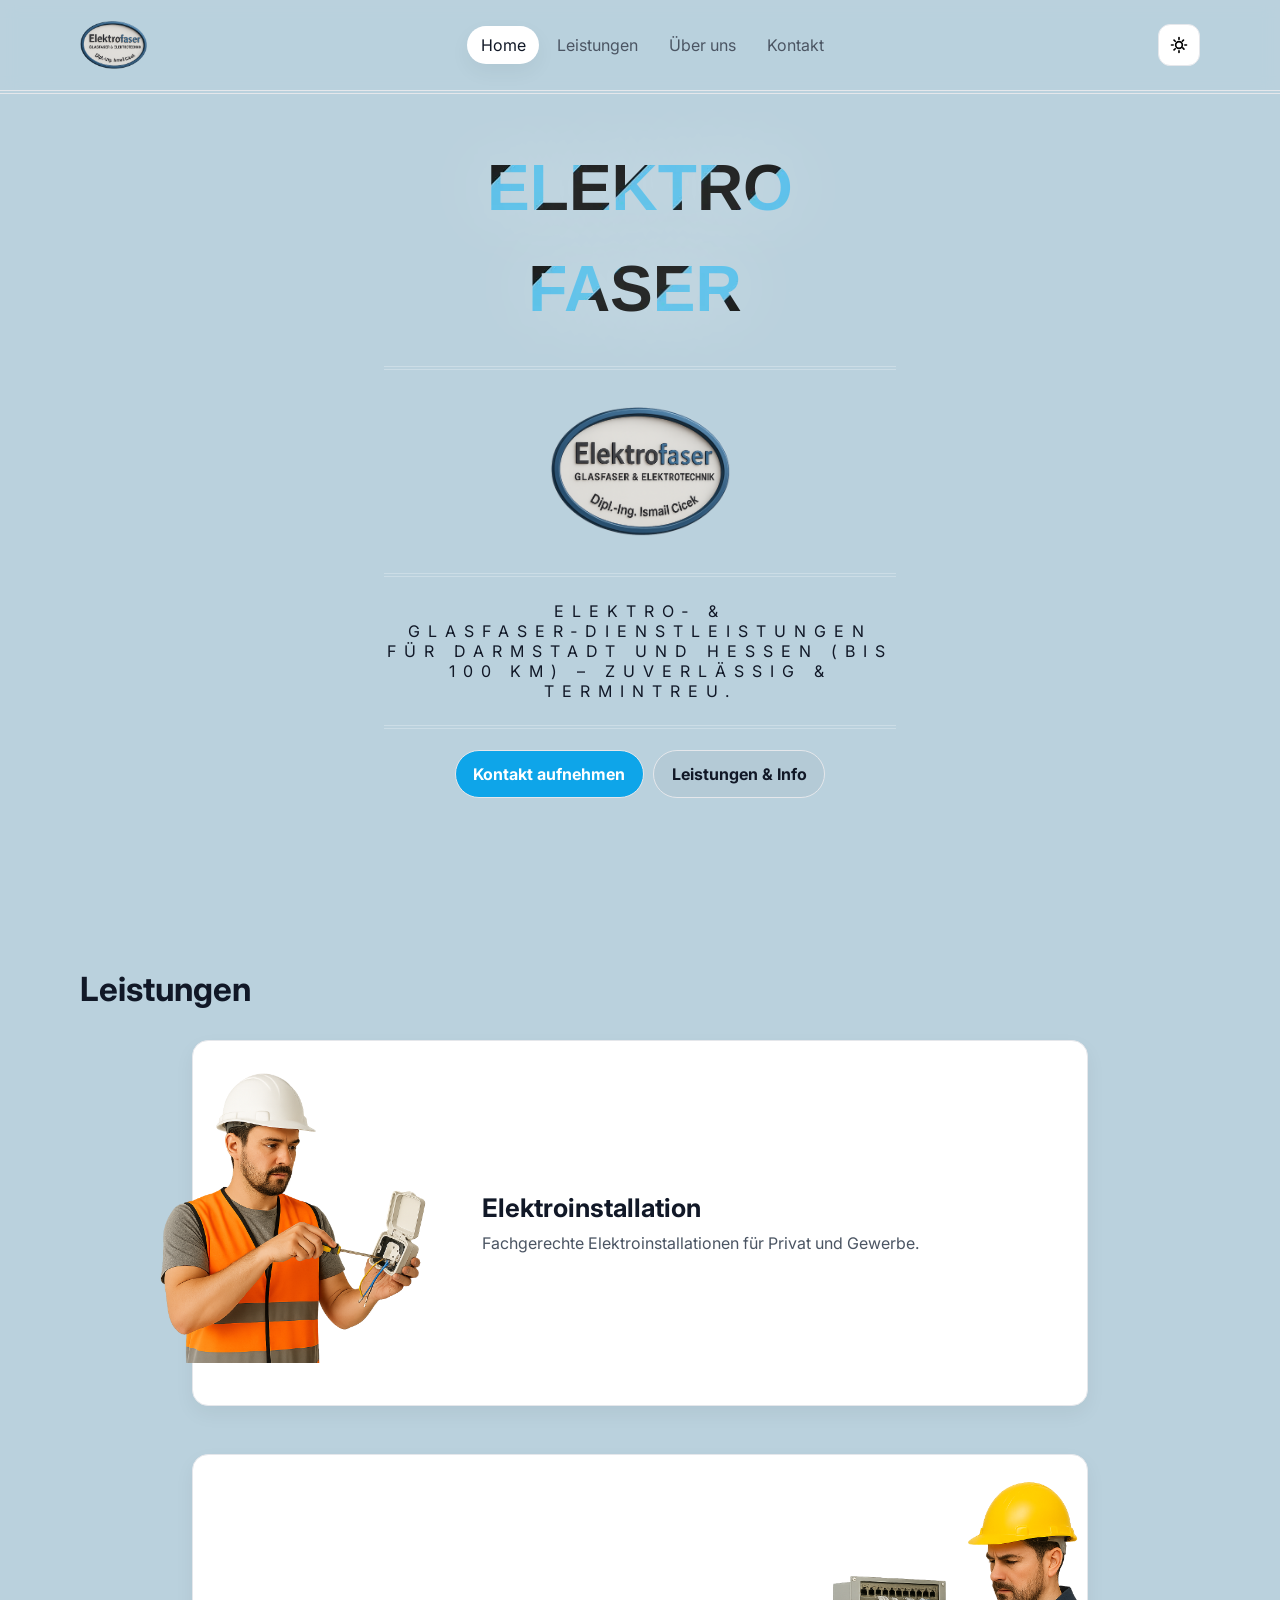
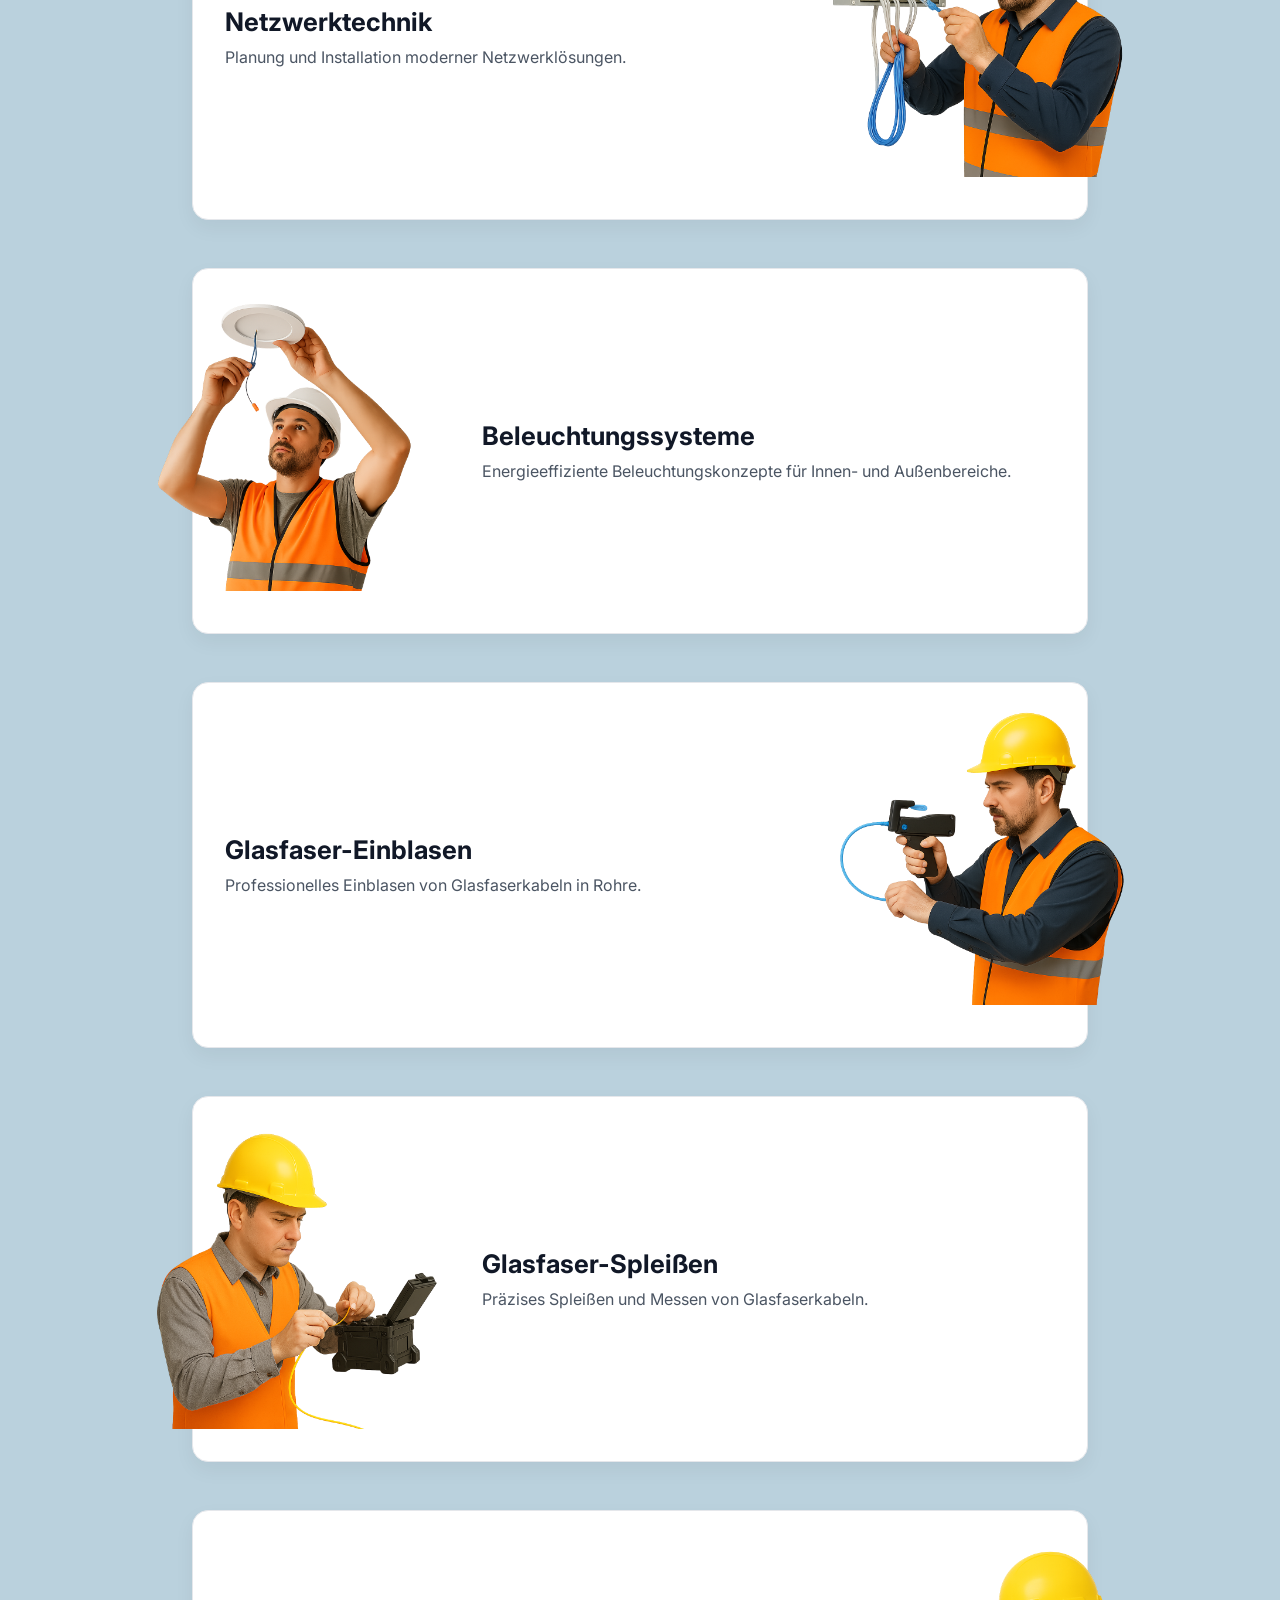
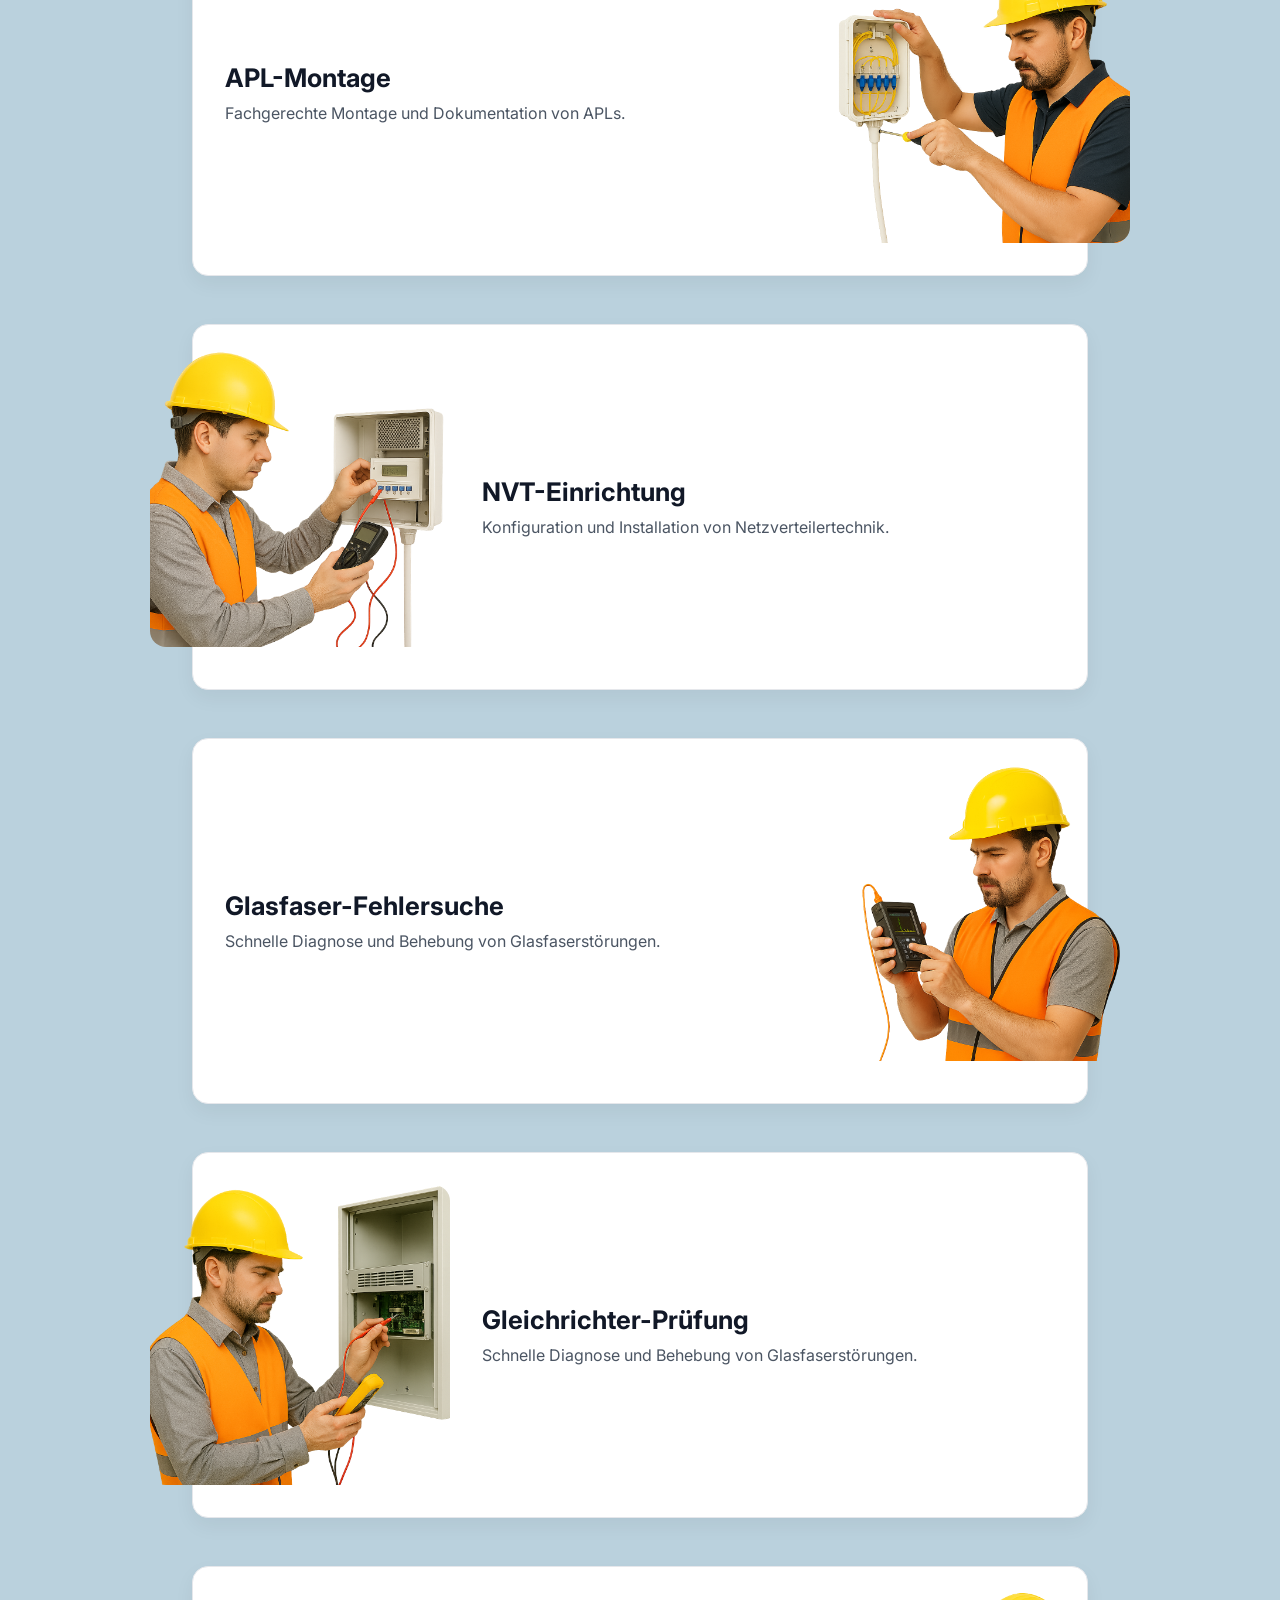
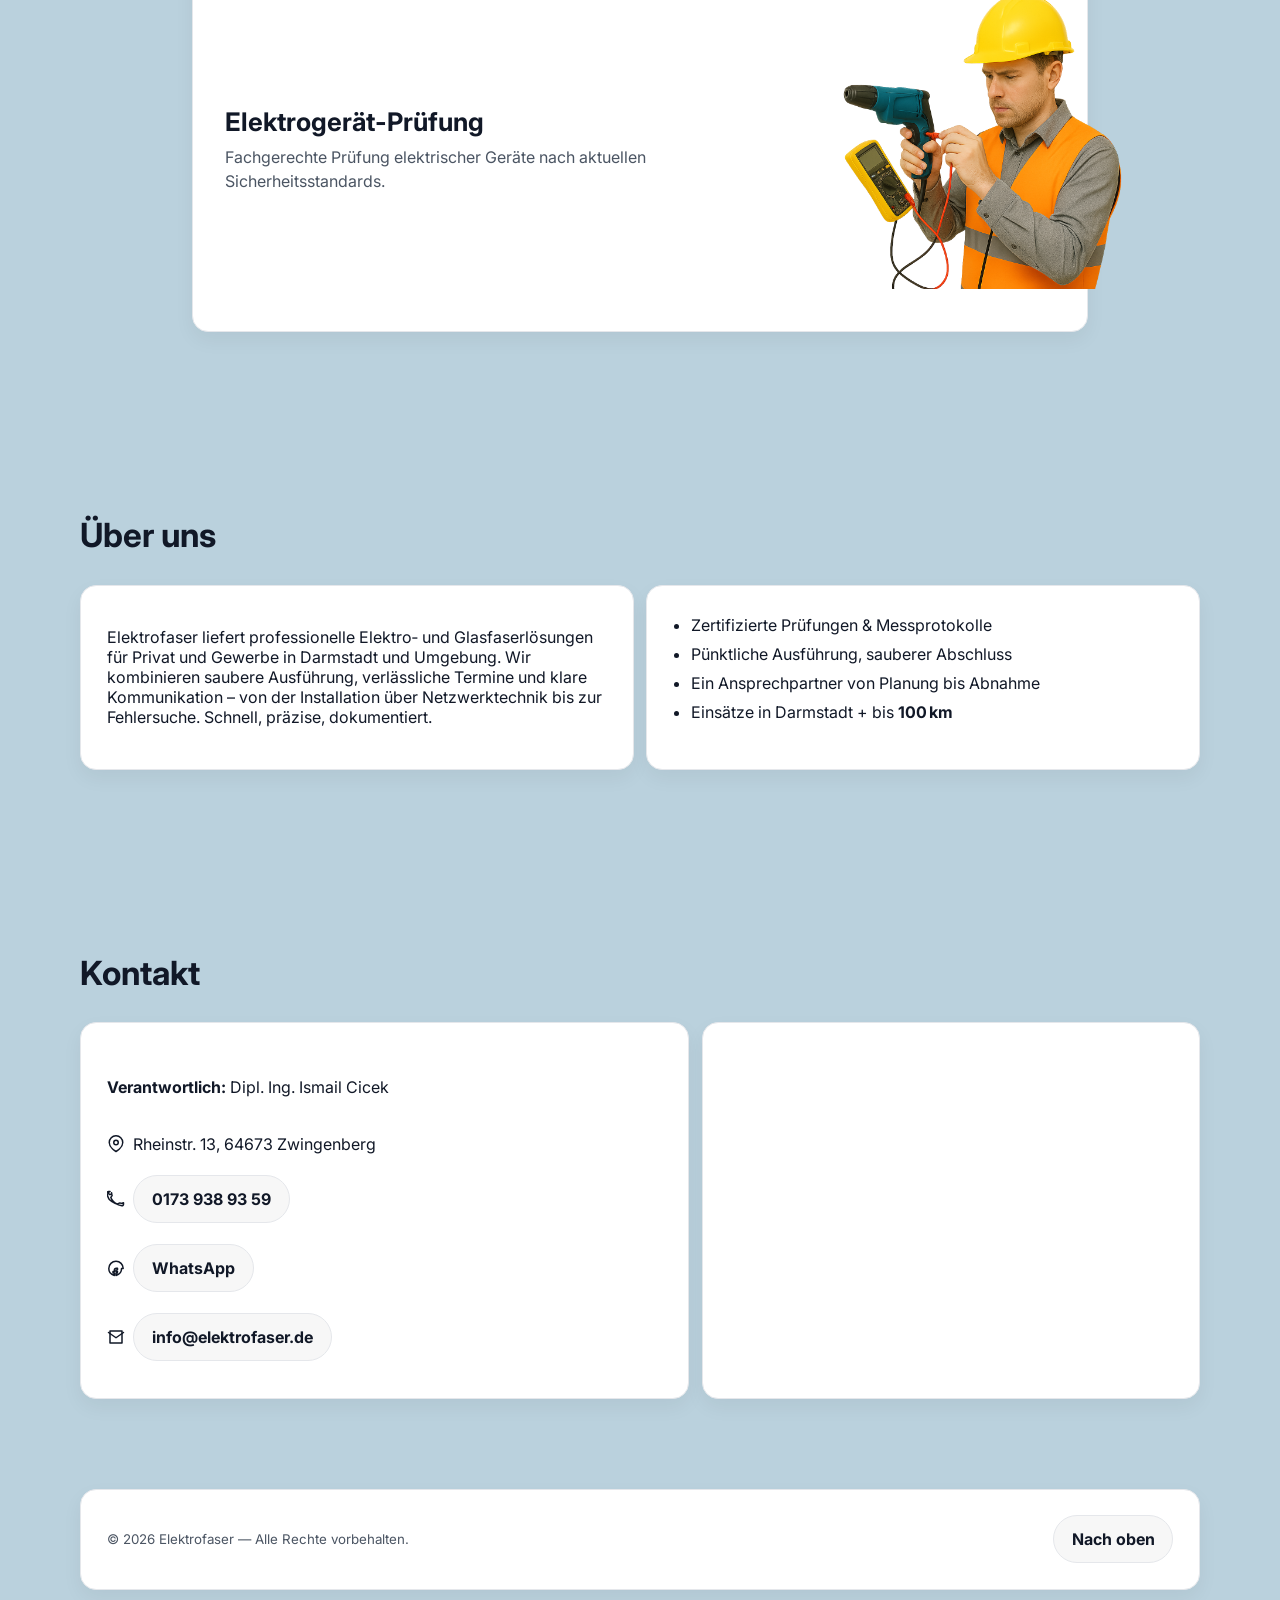
<file: index.html>
<!DOCTYPE html>
<html lang="de" dir="ltr">

<head>
  <meta charset="utf-8" />
  <meta name="viewport" content="width=device-width, initial-scale=1" />
  <title>Elektrofaser – Elektroinstallation &amp; Glasfaser in Darmstadt, Hessen</title>
  <meta name="description"
    content="Elektroinstallation, Netzwerktechnik, Beleuchtung, Glasfaser-Einblasen &amp; -Spleißen, Prüfungen. Region Darmstadt (bis 100 km). Kontakt aufnehmen." />
  <link rel="preconnect" href="https://fonts.gstatic.com" crossorigin>
  <link href="https://fonts.googleapis.com/css2?family=Inter:wght@300;400;600;800&display=swap" rel="stylesheet">
  <link rel="stylesheet" href="css/main.css">
</head>

<body>
  <header>
    <div class="container nav">
      <a href="#home" class="brand" aria-label="Elektrofaser Home">
        <!-- <svg viewBox="0 0 48 48" class="logo" aria-hidden="true">
          <rect width="48" height="48" rx="10" ry="10" fill="#0ea5e9" />
          <path d="M11 28l9-16 3 8h14L26 37l-3-9H11z" fill="#fff" />
        </svg>
        <span>Elektrofaser</span> -->
        <img style="height:48px;" src="assets/image/hero-logo-nb-cropped.png" alt="Elektrofaser Logo" class="hero-logo">

      </a>
      <nav aria-label="Primary">
        <div class="nav-links" role="menubar">
          <a role="menuitem" class="active" href="#home">Home</a>
          <a role="menuitem" href="#services">Leistungen</a>
          <a role="menuitem" href="#about">Über uns</a>
          <a role="menuitem" href="#contact">Kontakt</a>
        </div>
      </nav>
      <div style="display:flex; gap:.4rem; align-items:center;">
        <button id="themeToggle" class="theme-toggle" aria-label="Toggle Dark Mode" title="Theme">
          <svg viewBox="0 0 24 24" width="20" height="20" fill="none" stroke="currentColor" stroke-width="2"
            stroke-linecap="round" stroke-linejoin="round" aria-hidden="true">
            <path
              d="M12 3v2m0 14v2M21 12h-2M5 12H3m14.95 4.95-1.41-1.41M7.46 7.46 6.05 6.05m11.31 0-1.41 1.41M7.46 16.54 6.05 17.95" />
            <circle cx="12" cy="12" r="4" />
          </svg>
        </button>
        <button id="hamburger" class="hamburger" aria-label="Open menu" aria-controls="mobile-menu"
          aria-expanded="false">
          <svg viewBox="0 0 24 24" fill="none" stroke="currentColor" stroke-width="2" stroke-linecap="round"
            stroke-linejoin="round" aria-hidden="true">
            <line x1="3" y1="6" x2="21" y2="6" />
            <line x1="3" y1="12" x2="21" y2="12" />
            <line x1="3" y1="18" x2="21" y2="18" />
          </svg>
        </button>
      </div>
    </div>
    <div id="mobile-menu" class="container mobile" hidden>
      <a href="#home" data-close>Home</a>
      <a href="#about" data-close>Über uns</a>
      <a href="#contact" data-close>Kontakt</a>
    </div>
  </header>

  <main id="home" class="container hero">
    <div class="hero-content">

      <p style="border-top:none">
        <span class="elektroText" style="display: inline-block;">Elektro</span>
        <span class="faserText" style="display: inline-block; margin-left: -10px;">faser</span>
      </p>

      <img src="assets/image/hero-logo-nb-cropped.png" alt="Elektrofaser Logo" class="hero-logo">

      <p class="reveal" style="transition-delay:.05s">Elektro‑ &amp; Glasfaser‑Dienstleistungen für Darmstadt und Hessen
        (bis 100 km) – zuverlässig &amp; termintreu.</p>

      <div class="hero-button-container reveal" style="transition-delay:.15s">
        <a class="btn btn-primary" href="#contact">Kontakt aufnehmen</a>
        <a class="btn btn-ghost" href="#services">Leistungen &amp; Info</a>
      </div>
    </div>
    <!-- <div class="card reveal" style="transition-delay:.1s">
      <img alt="Dekoratives Platzhalterbild" width="600" height="800" decoding="async" fetchpriority="low"
        src="data:image/svg+xml;utf8,<svg xmlns='http://www.w3.org/2000/svg' width='600' height='800' viewBox='0 0 600 800'><rect width='600' height='800' fill='%23f5f7fa'/><rect y='710' width='600' height='90' fill='%230ea5e9'/><text x='50%' y='47%' dominant-baseline='middle' text-anchor='middle' font-family='Inter,Segoe UI,Arial' font-size='36' fill='%23141c26'>Elektrofaser</text><text x='50%' y='55%' dominant-baseline='middle' text-anchor='middle' font-family='Inter,Segoe UI,Arial' font-size='18' fill='%2364707d'>Placeholder 3:4</text></svg>"
        sizes="(min-width: 960px) 40vw, 100vw" />
    </div> -->
  </main>

  <!-- NOTE: Services section intentionally removed as requested -->

  <section id="services" class="container">
    <h2 class="reveal">Leistungen</h2>
    <div class="services-grid">

      <div class="service-card reveal">
        <div class="service-image">
          <img src="assets/image/1-Elektroinstallation.png" alt="Elektroinstallation" loading="lazy" decoding="async">
        </div>
        <div class="service-info">
          <h3>Elektroinstallation</h3>
          <p>Fachgerechte Elektroinstallationen für Privat und Gewerbe.</p>
        </div>
      </div>

      <div class="service-card reveal">
        <div class="service-image">
          <img src="assets/image/2-Netzwerktechnik.png" alt="Netzwerktechnik" loading="lazy" decoding="async">
        </div>
        <div class="service-info">
          <h3>Netzwerktechnik</h3>
          <p>Planung und Installation moderner Netzwerklösungen.</p>
        </div>
      </div>

      <div class="service-card reveal">
        <div class="service-image">
          <img src="assets/image/3-Beleuchtungssystem.png" alt="Beleuchtungssysteme" loading="lazy" decoding="async">
        </div>
        <div class="service-info">
          <h3>Beleuchtungssysteme</h3>
          <p>Energieeffiziente Beleuchtungskonzepte für Innen- und Außenbereiche.</p>
        </div>
      </div>

      <div class="service-card reveal">
        <div class="service-image">
          <img src="assets/image/4-Glasfaser Einblasen.png" alt="Glasfaser Einblasen" loading="lazy" decoding="async">
        </div>
        <div class="service-info">
          <h3>Glasfaser-Einblasen</h3>
          <p>Professionelles Einblasen von Glasfaserkabeln in Rohre.</p>
        </div>
      </div>

      <div class="service-card reveal">
        <div class="service-image">
          <img style="transform: scaleX(-1);" src="assets/image/5-Glasfaser Spleiß.png" alt="Glasfaser Spleißen"
            loading="lazy" decoding="async">
        </div>
        <div class="service-info">
          <h3>Glasfaser-Spleißen</h3>
          <p>Präzises Spleißen und Messen von Glasfaserkabeln.</p>
        </div>
      </div>

      <div class="service-card reveal">
        <div class="service-image">
          <img style="transform: scaleX(-1);" src="assets/image/6-APL Montage.png" alt="APL Montage" loading="lazy"
            decoding="async">
        </div>
        <div class="service-info">
          <h3>APL-Montage</h3>
          <p>Fachgerechte Montage und Dokumentation von APLs.</p>
        </div>
      </div>

      <div class="service-card reveal">
        <div class="service-image">
          <img src="assets/image/7-NVT Einrichtung.png" alt="NVT Einrichtung" loading="lazy" decoding="async">
        </div>
        <div class="service-info">
          <h3>NVT-Einrichtung</h3>
          <p>Konfiguration und Installation von Netzverteilertechnik.</p>
        </div>
      </div>

      <div class="service-card reveal">
        <div class="service-image">
          <img src="assets/image/8-Glasfaser Fehler Suchen.png" alt="Glasfaser Fehlersuche" loading="lazy"
            decoding="async">
        </div>
        <div class="service-info">
          <h3>Glasfaser-Fehlersuche</h3>
          <p>Schnelle Diagnose und Behebung von Glasfaserstörungen.</p>
        </div>
      </div>

      <div class="service-card reveal">
        <div class="service-image">
          <img style="transform: scaleX(-1);" src="assets/image/9-Gleichrichter Prüfung.png" alt="Glasfaser Fehlersuche"
            loading="lazy" decoding="async">
        </div>
        <div class="service-info">
          <h3>Gleichrichter-Prüfung</h3>
          <p>Schnelle Diagnose und Behebung von Glasfaserstörungen.</p>
        </div>
      </div>

      <div class="service-card reveal">
        <div class="service-image">
          <img src="assets/image/10-Electrical Device Testing.png" alt="Glasfaser Fehlersuche" loading="lazy"
            decoding="async">
        </div>
        <div class="service-info">
          <h3>Elektrogerät-Prüfung</h3>
          <p>Fachgerechte Prüfung elektrischer Geräte nach aktuellen Sicherheitsstandards.</p>
        </div>
      </div>

    </div>
  </section>




  <section id="about" class="container">
    <h2 class="reveal mb-3">Über uns</h2>
    <div class="about-grid">
      <div class="card reveal">
        <p>Elektrofaser liefert professionelle Elektro‑ und Glasfaserlösungen für Privat und Gewerbe in Darmstadt und
          Umgebung. Wir kombinieren saubere Ausführung, verlässliche Termine und klare Kommunikation – von der
          Installation über Netzwerktechnik bis zur Fehlersuche. Schnell, präzise, dokumentiert.</p>
      </div>
      <div class="card reveal" style="transition-delay:.05s">
        <ul style="margin:0; padding-left:1.1rem; line-height:1.8;">
          <li>Zertifizierte Prüfungen &amp; Messprotokolle</li>
          <li>Pünktliche Ausführung, sauberer Abschluss</li>
          <li>Ein Ansprechpartner von Planung bis Abnahme</li>
          <li>Einsätze in Darmstadt + bis <strong>100 km</strong></li>
        </ul>
      </div>
    </div>
  </section>

  <section id="contact" class="container">
    <h2 class="mb-3">Kontakt</h2>
    <div class="contact-grid">
      <div class="card">
        <div class="card-details">
          <p><strong>Verantwortlich:</strong> Dipl. Ing. Ismail Cicek</p>
          <p style="margin:0; display:flex; align-items:center; gap:.55rem;">
            <svg width="18" height="18" viewBox="0 0 24 24" fill="none" stroke="currentColor" stroke-width="2"
              stroke-linecap="round" stroke-linejoin="round" aria-hidden="true">
              <path d="M21 10c0 7-9 12-9 12S3 17 3 10a9 9 0 1 1 18 0Z" />
              <circle cx="12" cy="10" r="3" />
            </svg>
            Rheinstr. 13, 64673 Zwingenberg
          </p>
          <p style="margin:0; display:flex; align-items:center; gap:.55rem;">
            <svg width="18" height="18" viewBox="0 0 24 24" fill="none" stroke="currentColor" stroke-width="2"
              stroke-linecap="round" stroke-linejoin="round" aria-hidden="true">
              <path
                d="M22 16.92V19a2 2 0 0 1-2.18 2 19.8 19.8 0 0 1-8.63-3.07A19.5 19.5 0 0 1 3.07 12.81 19.8 19.8 0 0 1 0 4.18 2 2 0 0 1 2 2h2.09a2 2 0  1 0 2 1.72c.12.89.3 1.76.57 2.6a2 2 0 0 1-.45 2.11L5.1 9.91a16 16 0 0 0 9 9l1.48-1.11a2 2 0 0 1 2.11-.45c.84.27 1.71.45 2.6.57A2 2 0 0 1 22 16.92Z" />
            </svg>
            <a class="btn btn-ghost" href="tel:+491739389359">0173 938 93 59</a>
          </p>
          <p style="margin:0; display:flex; align-items:center; gap:.55rem;">
            <svg width="18" height="18" viewBox="0 0 24 24" fill="none" stroke="currentColor" stroke-width="2"
              stroke-linecap="round" stroke-linejoin="round" aria-hidden="true">
              <path
                d="M21.6 12.6c0-5.3-4.3-9.6-9.6-9.6S2.4 7.3 2.4 12.6C2.4 17 5.6 20.8 9.8 21.9v-3.2H8v-2h1.8v-1.6c0-1.8 1-2.8 2.6-2.8.8 0 1.6.1 1.6.1v1.8h-.9c-.9 0-1.2.6-1.2 1.1v1.4H14l-.3 2H12v3.2c4.2-1.1 7.4-4.9 7.4-9.3Z" />
            </svg>
            <a class="btn btn-ghost" href="https://wa.me/491739389359" target="_blank" rel="noopener">WhatsApp</a>
          </p>
          <p style="margin:0; display:flex; align-items:center; gap:.55rem;">
            <svg width="18" height="18" viewBox="0 0 24 24" fill="none" stroke="currentColor" stroke-width="2"
              stroke-linecap="round" stroke-linejoin="round" aria-hidden="true">
              <path d="M4 4h16v16H4z" />
              <path d="m22 6-10 7L2 6" />
            </svg>
            <a class="btn btn-ghost" href="mailto:info@elektrofaser.de">info@elektrofaser.de</a>
          </p>
        </div>
      </div>
      <div class="card">
        <div class="visually-hidden" id="mapdesc">Karte: Rheinstr. 13, 64673 Zwingenberg</div>
        <iframe title="Google Maps – Rheinstr. 13, 64673 Zwingenberg" aria-describedby="mapdesc"
          src="https://www.google.com/maps?q=Rheinstr.+13,+64673+Zwingenberg&output=embed" width="100%" height="320"
          style="border:0; border-radius:12px;" loading="lazy" referrerpolicy="no-referrer-when-downgrade"></iframe>
      </div>
    </div>
  </section>

  <footer class="container" style="padding: var(--space-lg) 0 2.5rem; color: var(--muted)">
    <div class="card" style="display:flex; align-items:center; justify-content:space-between; gap:.5rem;">
      <small>© <span id="year"></span> Elektrofaser — Alle Rechte vorbehalten.</small>
      <div style="display:flex; gap:.5rem;">
        <a class="btn btn-ghost" href="#home">Nach oben</a>
        <!-- <a class="btn btn-ghost" href="#" aria-disabled="true">Datenschutz</a>
        <a class="btn btn-ghost" href="#" aria-disabled="true">Impressum</a> -->
      </div>
    </div>
  </footer>
  <script src="js/main.js"></script>
</body>

</html>
</file>
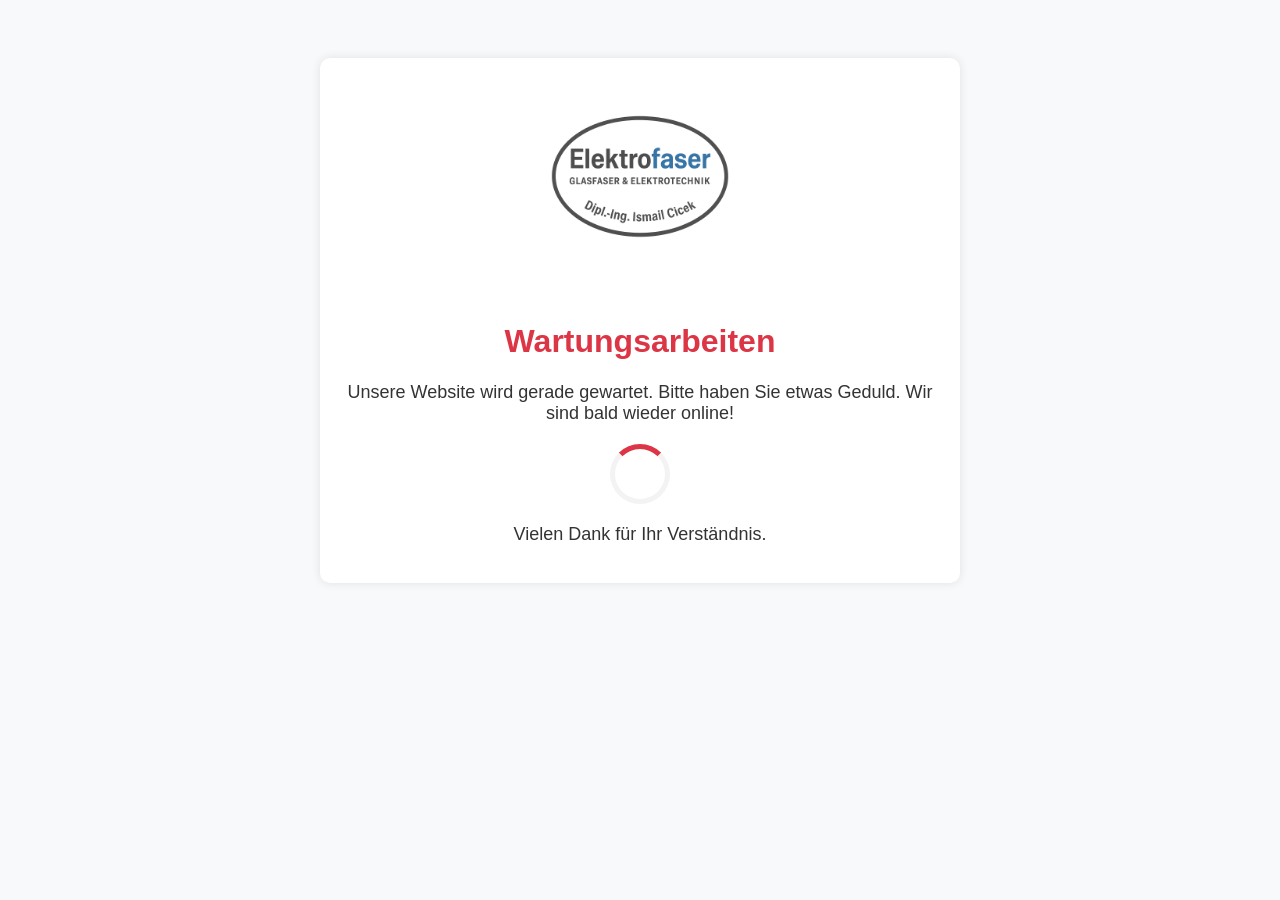
<file: index-offline-with-logo.html>
<!DOCTYPE html>
<html lang="de">

<head>
    <meta charset="UTF-8">
    <meta name="viewport" content="width=device-width, initial-scale=1.0">
    <title>Wartungsarbeiten</title>
    <style>
        body {
            font-family: Arial, sans-serif;
            text-align: center;
            background-color: #f8f9fa;
            padding: 50px;
        }

        .container {
            max-width: 600px;
            margin: auto;
            background: white;
            padding: 20px;
            border-radius: 10px;
            box-shadow: 0 0 10px rgba(0, 0, 0, 0.1);
        }

        .logo {
            max-width: 200px;
            margin-bottom: 20px;
        }

        h1 {
            color: #dc3545;
        }

        p {
            font-size: 18px;
            color: #333;
        }

        .loader {
            border: 5px solid #f3f3f3;
            border-top: 5px solid #dc3545;
            border-radius: 50%;
            width: 50px;
            height: 50px;
            animation: spin 1s linear infinite;
            margin: 20px auto;
        }

        @keyframes spin {
            0% {
                transform: rotate(0deg);
            }

            100% {
                transform: rotate(360deg);
            }
        }
    </style>
</head>

<body>
    <div class="container">
        <img src="assets/logo/Logo1-NB.png" alt="Logo" class="logo">
        <h1>Wartungsarbeiten</h1>
        <p>Unsere Website wird gerade gewartet. Bitte haben Sie etwas Geduld. Wir sind bald wieder online!</p>
        <div class="loader"></div>
        <p>Vielen Dank für Ihr Verständnis.</p>
    </div>
</body>

</html>
</file>
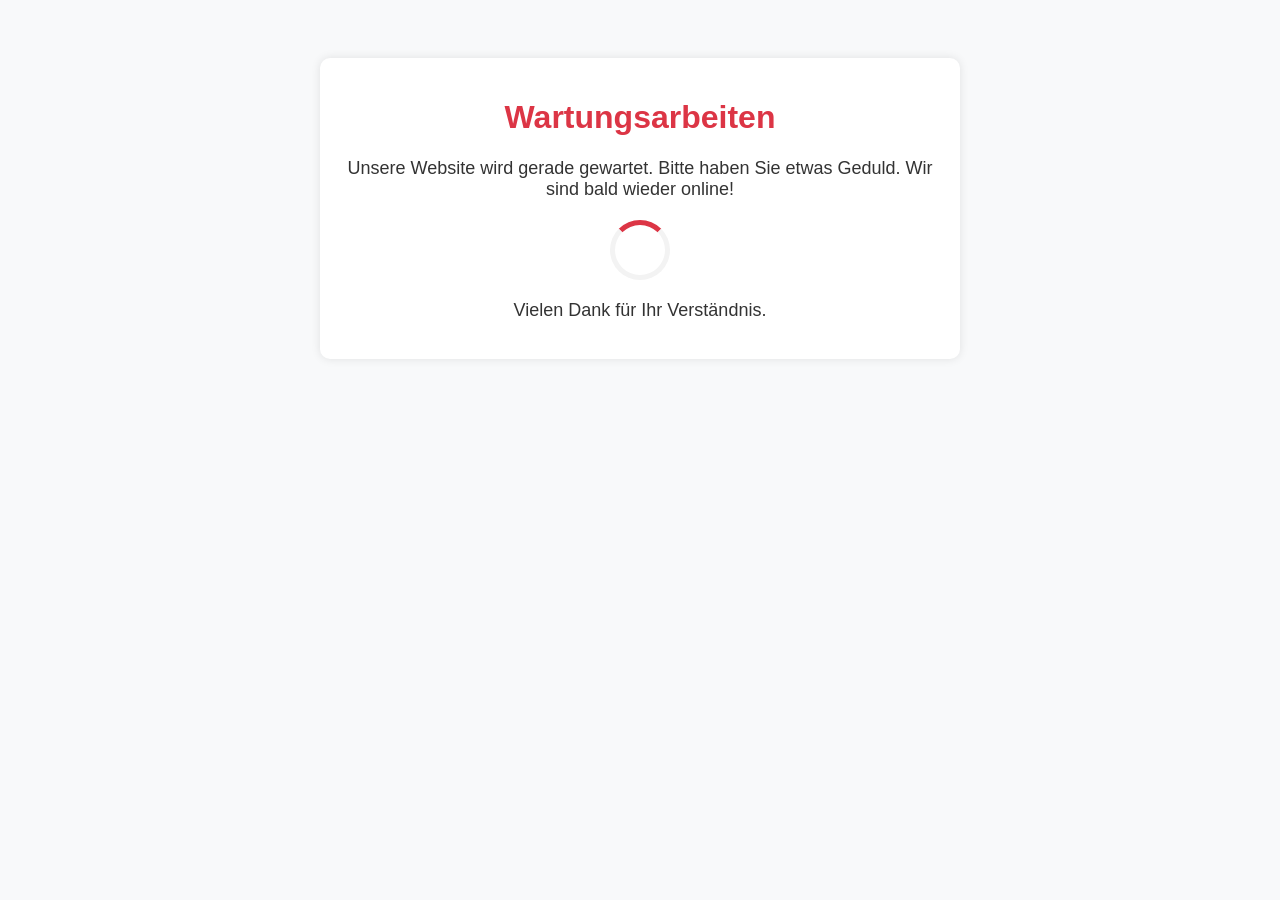
<file: index-offline.html>
<!DOCTYPE html>
<html lang="de">

<head>
  <meta charset="UTF-8">
  <meta name="viewport" content="width=device-width, initial-scale=1.0">
  <title>Wartungsarbeiten</title>
  <style>
    body {
      font-family: Arial, sans-serif;
      text-align: center;
      background-color: #f8f9fa;
      padding: 50px;
    }

    .container {
      max-width: 600px;
      margin: auto;
      background: white;
      padding: 20px;
      border-radius: 10px;
      box-shadow: 0 0 10px rgba(0, 0, 0, 0.1);
    }

    h1 {
      color: #dc3545;
    }

    p {
      font-size: 18px;
      color: #333;
    }

    .loader {
      border: 5px solid #f3f3f3;
      border-top: 5px solid #dc3545;
      border-radius: 50%;
      width: 50px;
      height: 50px;
      animation: spin 1s linear infinite;
      margin: 20px auto;
    }

    @keyframes spin {
      0% {
        transform: rotate(0deg);
      }

      100% {
        transform: rotate(360deg);
      }
    }
  </style>
</head>

<body>
  <div class="container">
    <h1>Wartungsarbeiten</h1>
    <p>Unsere Website wird gerade gewartet. Bitte haben Sie etwas Geduld. Wir sind bald wieder online!</p>
    <div class="loader"></div>
    <p>Vielen Dank für Ihr Verständnis.</p>
  </div>
</body>

</html>
</file>
<file: css/main.css>
:root {
    /* Light theme (default) */
    --bg: #bad1dd;
    /* soft off-white */
    --card: #ffffff;
    /* pure white cards */
    --text: #111827;
    /* dark gray text */
    --muted: #4b5563;
    /* softer gray text */
    --border: #e5e7eb;
    /* light border */
    --accent: #0ea5e9;
    /* cyan blue accent */
    --shadow: 0 8px 20px rgba(0, 0, 0, .05);
    --maxw: 1120px;
    --radius: 16px;
    --space: clamp(.75rem, 1vw, 1rem);
    --space-lg: clamp(1.25rem, 2vw, 1.75rem);
    --space-xl: clamp(2rem, 5vw, 4.5rem);
}

/* Auto dark theme (system preference) */
@media (prefers-color-scheme: dark) {
    :root {
        --bg: #111827;
        /* softer dark */
        --card: #1f2937;
        /* dark gray card */
        --text: #f9fafb;
        /* bright text */
        --muted: #9ca3af;
        /* muted gray */
        --border: #374151;
        /* lighter border */
        --shadow: 0 8px 24px rgba(0, 0, 0, .4);
    }
}

/* Manual toggle dark mode */
[data-theme="dark"] {
    --bg: #111827;
    --card: #1f2937;
    --text: #f9fafb;
    --muted: #dddee0;
    --border: #374151;
    --shadow: 0 8px 24px rgba(0, 0, 0, .4);
}

/* ensure [hidden] actually hides elements */
[hidden] {
    display: none !important;
}

*,
*::before,
*::after {
    box-sizing: border-box;
}

html {
    scroll-behavior: smooth;
    max-width: 100%;
    overflow-x: hidden;
}

body {
    margin: 0;
    font-family: Inter, system-ui, -apple-system, Segoe UI, Roboto, Arial, sans-serif;
    background: var(--bg);
    color: var(--text);
    max-width: 100%;
    overflow-x: hidden;
}

img {
    max-width: 100%;
    height: auto;
    display: block;
}

.container {
    width: min(100% - 2rem, var(--maxw));
    margin-inline: auto;
}

section {
    padding: var(--space-xl) 0;
    background: var(--bg);
    padding-top: 120px !important;
}

/* section {
    scroll-margin-top: 100px;
} */

.mb-2 {
    margin-bottom: 20px;
}

.mb-3 {
    margin-bottom: 30px;
}

@media (max-width: 900px) {
    section {
        padding-top: 120px !important;
    }
}


h1,
h2 {
    line-height: 1.15;
}

h1 {
    font-size: clamp(2rem, 3.6vw, 3.2rem);
    margin: 0 0 .5rem;
}

h2 {
    font-size: clamp(1.6rem, 2.6vw, 2.2rem);
    margin: 0 0 .75rem;
}

p {
    color: var(--text);
}

.btn {
    display: inline-block;
    padding: .8rem 1.1rem;
    border-radius: 999px;
    text-decoration: none;
    font-weight: 700;
    border: 1px solid var(--border);
    transition: transform .15s, background .2s, color .2s;
}

.btn:hover {
    transform: translateY(-2px);
    box-shadow: 0 4px 10px rgba(0, 0, 0, .1);
}

.btn-primary {
    background: var(--accent);
    color: #fff;
    font-weight: 700;
}

.btn-ghost {
    background: rgba(0, 0, 0, 0.03);
    color: var(--text);
}

[data-theme="dark"] .btn-ghost {
    background: rgba(255, 255, 255, 0.05);
    color: var(--text);
}

header {
    position: fixed;
    width: 100%;
    top: 0;
    z-index: 9999;
    backdrop-filter: saturate(120%) blur(8px);
    -webkit-backdrop-filter: saturate(120%) blur(8px);
    /* Fallback first */
    background: color-mix(in srgb, var(--bg) 92%, transparent);
    /* Then your preferred OKLab mix (newer Safari will override) */
    background: color-mix(in oklab, var(--bg) 92%, transparent);
    border-bottom: 4px double var(--border);
}

header {
    min-height: 80px;
    /* or use min-height */
}

main.hero {
    padding-top: var(--header-height, 64px);
}

[data-theme="dark"] header svg {
    stroke: white;
}

.nav {
    display: flex;
    align-items: center;
    justify-content: space-between;
    gap: .5rem;
    padding: .6rem 0;
    height: 90px;
}

.brand {
    display: flex;
    align-items: center;
    gap: .6rem;
    text-decoration: none;
    color: inherit;
    font-weight: 800;
}

.brand svg {
    width: 38px;
    height: 38px;
    border-radius: 10px;
}

.nav-links {
    display: flex;
    gap: .25rem;
    align-items: center;
}

.nav-links a {
    text-decoration: none;
    padding: .55rem .85rem;
    border-radius: 999px;
    color: var(--muted);
}

.nav-links a.active,
.nav-links a:hover {
    color: var(--text);
    background: var(--card);
    box-shadow: var(--shadow);
}

.theme-toggle {
    display: inline-grid;
    place-items: center;
    border: 1px solid var(--border);
    border-radius: 12px;
    width: 42px;
    height: 42px;
    background: var(--card);
}

.hamburger {
    display: none;
    background: var(--card);
    border: 1px solid var(--border);
    width: 42px;
    height: 42px;
    border-radius: 12px;
}

.hamburger svg {
    width: 22px;
    height: 22px;
}

/* mobile menu: let [hidden] control visibility */
.mobile {
    padding: .5rem 0 1rem;
}

.mobile a {
    display: block;
    padding: .7rem .8rem;
    border-radius: 12px;
    text-decoration: none;
    color: var(--text);
}

/* show hamburger on small screens; hide inline nav; show mobile menu when not [hidden] */
@media (max-width: 900px) {
    .nav-links {
        display: none;
    }

    .hamburger {
        display: inline-grid;
        place-items: center;
    }

    .mobile {
        display: block;
    }
}

/* never show the mobile menu on desktop */
@media (min-width: 901px) {
    .mobile {
        display: none !important;
    }
}

/* HERO CONTAINER */
.hero {
    position: relative;
    z-index: 1;
    min-height: calc(100vh - 50px);
    /* full viewport height */
    width: 100%;
    /* background: #a5cfda; #b9dff3 */
    /* background: #b9e7f3; */

    /* dark background */
    color: rgba(255, 255, 255, .25);
    display: flex;
    justify-content: center;
    align-items: center;
    text-align: center;
    margin: 0;
    overflow: hidden;
}

[data-theme="dark"] .hero {
    background: color-mix(in oklab, var(--bg) 92%, transparent);
    color: var(--text);
}

.hero-content {
    display: flex;
    flex-direction: column;
    justify-content: center;
    align-items: center;
    gap: 5px;
}

@media (max-width: 600px) and (min-height: 750px) {
    .hero-content {
        gap: 2rem;
        /* custom gap for tall, narrow devices */
    }
}

.hero-button-container {
    margin-top: 1rem;
    display: flex;
    gap: .6rem;
    flex-wrap: wrap;
    justify-content: center;
}

/* Animated text container */
.hero p {
    text-transform: uppercase;
    letter-spacing: .5em;
    display: inline-block;
    border: 4px double rgba(255, 255, 255, .25);
    border-width: 4px 0;
    padding: 1.5em 0;
    margin: 0;
    width: 80%;
    /* responsive width */
    max-width: 40em;
}

/* Animated text itself */
.hero p span {
    font: 700 4em/1 "Oswald", sans-serif;
    letter-spacing: 0;
    padding: .25em 0 .325em;
    display: block;
    margin: 0 auto;
    text-shadow: 0 0 80px rgba(255, 255, 255, .5);

    /* Clip Background Image */
    -webkit-background-clip: text;
    background-clip: text;

    /* Animate Background Image */
    -webkit-text-fill-color: transparent;
    /* animation: aitf 80s linear infinite; */
    /* animation: aitf 40s linear infinite normal; */

    /* Smooth hardware acceleration */
    transform: translate3d(0, 0, 0);
    backface-visibility: hidden;
}

/* Fallback when text fill isn’t supported */
@supports not (-webkit-background-clip: text) {
    .hero p span {
        -webkit-text-fill-color: currentColor;
        color: var(--text);
        background: none;
    }
}

/* default: smallest */
.hero p span {
    background-image: url('../assets/image/animated-text-fill-blue-black-384w.webp');
    background-repeat: repeat-y;
    background-size: auto;
    /* or exact to match stripe scale */
}

[data-theme="dark"] .hero p span {
    background-image: url('../assets/image/animated-text-fill-blue-384w.webp');
}

/* medium phones / small tablets */
@media (min-width: 481px) {
    .hero p span {
        background-image: url('../assets/image/animated-text-fill-blue-black-506w.webp');
    }

    [data-theme="dark"] .hero p span {
        background-image: url('../assets/image/animated-text-fill-blue-506w.webp');
    }
}

/* larger phones / tablets */
@media (min-width: 769px) {
    .hero p span {
        background-image: url('../assets/image/animated-text-fill-blue-black-768w.webp');
    }

    [data-theme="dark"] .hero p span {
        background-image: url('../assets/image/animated-text-fill-blue-768w.webp');
    }
}

/* fallback for older browsers */
@supports not (background-image: url("../assets/image/animated-text-fill-blue-black-384w.webp")) {
    .hero p span {
        background-image: url('../assets/image/animated-text-fill-blue-black.png');
    }

    [data-theme="dark"] .hero p span {
        background-image: url('../assets/image/animated-text-fill-blue.png');
    }
}

/* polite to data-savers */
@media (prefers-reduced-data: reduce) {

    .hero p span,
    [data-theme="dark"] .hero p span {
        background: #000;
        /* or switch to the gradient from section #1 */
    }
}













.faserText {
    animation: aitf 40s linear infinite reverse;
}

.elektroText {
    border-top: 0px;
    animation: aitf 40s linear infinite normal;
}


.hero-logo {
    display: block;
    max-width: 180px;
    /* Adjust logo size */
    margin: 2rem auto;
    /* Center with spacing */
    height: auto;
    animation: fadeIn 1.2s ease-out;
    /* Optional fade-in */
}

@keyframes fadeIn {
    from {
        opacity: 0;
        transform: translateY(-10px);
    }

    to {
        opacity: 1;
        transform: translateY(0);
    }
}


/* Animation */
@keyframes aitf {
    0% {
        background-position: 0% 50%;
    }

    100% {
        background-position: 100% 50%;
    }
}

/* RESPONSIVE: Smaller text on narrow screens */
@media (max-width: 768px) {
    .hero p span {
        font-size: 2.5em;
    }

    .hero p {
        letter-spacing: .3em;
        width: 90%;
    }
}

@media (max-width: 480px) {
    .hero p span {
        font-size: 2em;
    }

    .hero p.reveal {
        font-size: 0.7em;
    }
}

/* HERO CONTAINER - END */

/* Cards pop slightly more */
.card {
    background: var(--card);
    border: 1px solid var(--border);
    border-radius: var(--radius);
    box-shadow: var(--shadow);
    padding: var(--space-lg);
    height: 100%;
}

.card-details {
    display: flex;
    flex-direction: column;
    justify-content: space-between;
    height: 100%;
    padding: 0.75rem 0;
    min-height: 20rem;
}


.about-grid {
    display: grid;
    grid-template-columns: 1fr 1fr;
    gap: var(--space);
}

@media (max-width:960px) {
    .hero {
        grid-template-columns: 1fr;
    }

    .about-grid {
        grid-template-columns: 1fr;
    }
}

.contact-grid {
    display: grid;
    grid-template-columns: 1.1fr .9fr;
    gap: var(--space);
    align-items: start;
}

@media (max-width:960px) {
    .contact-grid {
        grid-template-columns: 1fr;
    }

}

.reveal {
    opacity: 0;
    transform: translateY(10px);
    transition: opacity .35s, transform .35s;
}

.reveal.is-visible {
    opacity: 1;
    transform: none;
}

.visually-hidden {
    position: absolute !important;
    height: 1px;
    width: 1px;
    overflow: hidden;
    clip: rect(1px, 1px, 1px, 1px);
    white-space: nowrap;
}


/* ===========================
   SERVICES (Flex, simple bleed, responsive)
   =========================== */
#services {
    padding: 4rem 0;
}

.services-grid {
    display: flex;
    flex-direction: column;
    gap: 3rem;
    margin-top: 2rem;
}

/* Card container */
.service-card {
    width: 80%;
    max-width: 1200px;
    /* cap width */
    margin: 0 auto;
    /* center horizontally */
    padding: 2rem;

    border: 1px solid var(--border);
    border-radius: var(--radius);
    background: var(--card);
    box-shadow: var(--shadow);

    display: flex;
    /* horizontal layout */
    flex-wrap: nowrap;
    align-items: center;
    /* vertical centering */
    gap: 2rem;

    position: relative;
    overflow: visible;
    /* allow image to bleed */
    transition: transform .3s ease, box-shadow .3s ease;
}

.service-card:hover {
    transform: translateY(-5px);
    box-shadow: 0 15px 35px rgba(0, 0, 0, .1);
}

/* Put image on the right for even cards */
.service-card:nth-child(even) {
    flex-direction: row-reverse;
}

/* Image box (fixed square) */
.service-image {
    flex: 0 0 300px;
    width: 300px;
    height: 300px;
    position: relative;
}

.service-image img {
    width: 100%;
    height: 100%;
    object-fit: cover;
    border-radius: var(--radius);
    /* box-shadow: var(--shadow); */
    transform: translateY(-10px);
    /* subtle float */
}

/* Bleed: odd -> left, even -> right */
.service-card:nth-child(odd) .service-image {
    margin-left: -75px;
}

.service-card:nth-child(even) .service-image {
    margin-right: -75px;
}

/* Info */
.service-info {
    flex: 1 1 auto;
    min-width: 0;
    /* prevent overflow */
    display: flex;
    flex-direction: column;
    justify-content: center;
    /* vertical centering of text */
    gap: .5rem;
    overflow-wrap: anywhere;
    /* safety on very narrow screens */
}

.service-info h3 {
    margin: 0;
    font-size: 1.6rem;
    color: var(--text);
}

.service-info p {
    margin: 0;
    color: var(--muted);
    line-height: 1.5;
}

/* ---------- Responsive ---------- */
/* <= 900px: wider cards, smaller image, smaller bleed */
@media (max-width: 900px) {
    .service-card {
        width: 90%;
        padding: 1.5rem;
        gap: 1.25rem;
    }

    .service-image {
        flex-basis: 220px;
        width: 220px;
        height: 220px;
    }

    .service-card:nth-child(odd) {
        margin-right: 20px;
    }

    .service-card:nth-child(odd) .service-image {
        margin-left: -70px;
    }

    .service-card:nth-child(even) {
        margin-left: 20px;
    }

    .service-card:nth-child(even) .service-image {
        margin-right: -70px;
    }


    .service-info h3 {
        font-size: 1.35rem;
    }

    .service-info p {
        font-size: .98rem;
    }
}

/* <= 600px: even wider cards, tighter image/bleed, smaller fonts */
@media (max-width: 600px) {
    .service-card {
        width: 92%;
        padding: 1.1rem;
        gap: .9rem;


    }

    .service-image {
        flex-basis: 120px;
        width: 120px;
        height: 120px;
        margin-top: 20px;
    }

    .service-card:nth-child(odd) {
        margin-right: 0px;
    }

    .service-card:nth-child(odd) .service-image {
        margin-left: -36px;
    }

    .service-card:nth-child(even) {
        margin-left: 0px;
    }

    .service-card:nth-child(even) .service-image {
        margin-right: -36px;
    }

    .service-info h3 {
        font-size: 1.15rem;
    }

    .service-info p {
        font-size: .95rem;
    }
}



/* === SERVICES SECTION (END)=== */


/* === About ===*/
</file>
